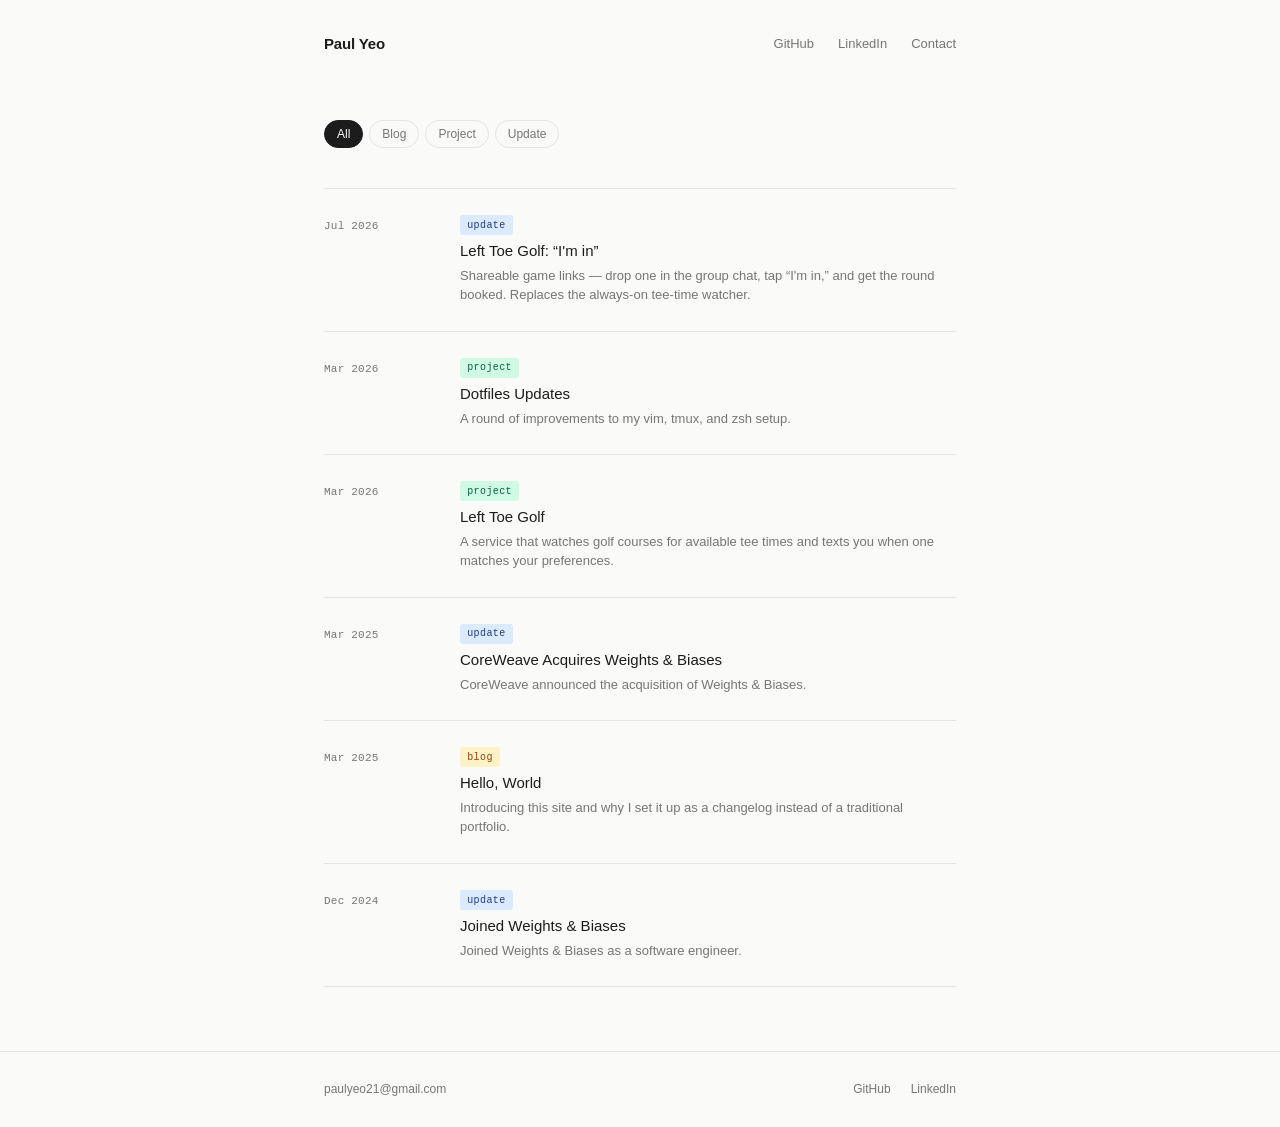
<file: index.html>
<!DOCTYPE html>
<html lang="en">
<head>
  <meta charset="UTF-8">
  <meta name="viewport" content="width=device-width, initial-scale=1.0">
  <meta name="description" content="Paul Yeo — projects, writing, and updates.">
  <title>Paul Yeo</title>
  <link rel="stylesheet" href="css/style.css">
</head>
<body>

  <header>
    <div class="container">
      <a href="/" class="wordmark">Paul Yeo</a>
      <nav>
        <!-- Update these links with your actual profiles -->
        <a href="https://github.com/paulyeo21" target="_blank" rel="noopener">GitHub</a>
        <a href="https://linkedin.com/in/paulyeo" target="_blank" rel="noopener">LinkedIn</a>
        <a href="mailto:paulyeo21@gmail.com">Contact</a>
      </nav>
    </div>
  </header>

  <main>
    <div class="container">

      <div class="filters">
        <button data-filter="all" class="active">All</button>
        <button data-filter="blog">Blog</button>
        <button data-filter="project">Project</button>
        <button data-filter="update">Update</button>
      </div>

      <ol class="feed">

        <!-- ── Add new entries at the top ── -->

        <li class="feed-item" data-tag="update">
          <span class="entry-date">Jul 2026</span>
          <div class="entry-content">
            <span class="tag tag-update">update</span>
            <a href="entries/left-toe-golf-im-in.html" class="entry-title">Left Toe Golf: “I'm in”</a>
            <p class="entry-excerpt">Shareable game links — drop one in the group chat, tap “I'm in,” and get the round booked. Replaces the always-on tee-time watcher.</p>
          </div>
        </li>

        <li class="feed-item" data-tag="project">
          <span class="entry-date">Mar 2026</span>
          <div class="entry-content">
            <span class="tag tag-project">project</span>
            <a href="entries/dotfiles-updates.html" class="entry-title">Dotfiles Updates</a>
            <p class="entry-excerpt">A round of improvements to my vim, tmux, and zsh setup.</p>
          </div>
        </li>

        <li class="feed-item" data-tag="project">
          <span class="entry-date">Mar 2026</span>
          <div class="entry-content">
            <span class="tag tag-project">project</span>
            <a href="entries/left-toe-golf.html" class="entry-title">Left Toe Golf</a>
            <p class="entry-excerpt">A service that watches golf courses for available tee times and texts you when one matches your preferences.</p>
          </div>
        </li>

        <li class="feed-item" data-tag="update">
          <span class="entry-date">Mar 2025</span>
          <div class="entry-content">
            <span class="tag tag-update">update</span>
            <a href="entries/coreweave-acquires-weights-biases.html" class="entry-title">CoreWeave Acquires Weights & Biases</a>
            <p class="entry-excerpt">CoreWeave announced the acquisition of Weights & Biases.</p>
          </div>
        </li>

        <li class="feed-item" data-tag="blog">
          <span class="entry-date">Mar 2025</span>
          <div class="entry-content">
            <span class="tag tag-blog">blog</span>
            <a href="entries/hello-world.html" class="entry-title">Hello, World</a>
            <p class="entry-excerpt">Introducing this site and why I set it up as a changelog instead of a traditional portfolio.</p>
          </div>
        </li>

        <li class="feed-item" data-tag="update">
          <span class="entry-date">Dec 2024</span>
          <div class="entry-content">
            <span class="tag tag-update">update</span>
            <a href="entries/joined-weights-biases.html" class="entry-title">Joined Weights & Biases</a>
            <p class="entry-excerpt">Joined Weights & Biases as a software engineer.</p>
          </div>
        </li>

      </ol>

    </div>
  </main>

  <footer>
    <div class="container">
      <a href="mailto:paulyeo21@gmail.com">paulyeo21@gmail.com</a>
      <div class="footer-links">
        <a href="https://github.com/paulyeo21" target="_blank" rel="noopener">GitHub</a>
        <a href="https://linkedin.com/in/paulyeo" target="_blank" rel="noopener">LinkedIn</a>
      </div>
    </div>
  </footer>

  <script src="js/main.js"></script>
</body>
</html>
</file>
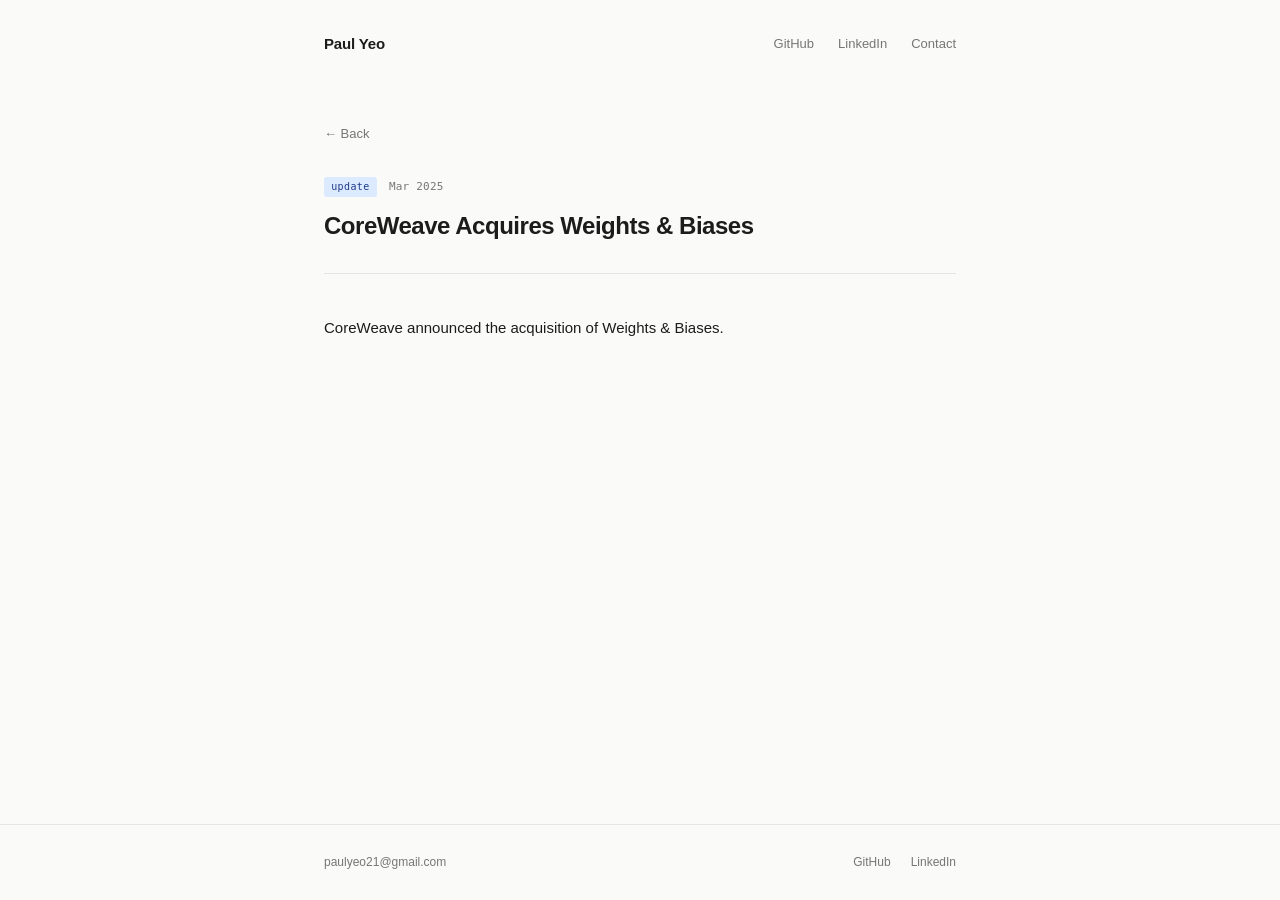
<file: entries/coreweave-acquires-weights-biases.html>
<!DOCTYPE html>
<html lang="en">
<head>
  <meta charset="UTF-8">
  <meta name="viewport" content="width=device-width, initial-scale=1.0">
  <meta name="description" content="CoreWeave Acquires Weights & Biases">
  <title>CoreWeave Acquires Weights & Biases — Paul Yeo</title>
  <link rel="stylesheet" href="../css/style.css">
</head>
<body>

  <header>
    <div class="container">
      <a href="../index.html" class="wordmark">Paul Yeo</a>
      <nav>
        <a href="https://github.com/paulyeo21" target="_blank" rel="noopener">GitHub</a>
        <a href="https://linkedin.com/in/paulyeo" target="_blank" rel="noopener">LinkedIn</a>
        <a href="mailto:paulyeo21@gmail.com">Contact</a>
      </nav>
    </div>
  </header>

  <main>
    <div class="container">

      <a href="../index.html" class="back-link">← Back</a>

      <div class="entry-header">
        <div class="entry-meta">
          <span class="tag tag-update">update</span>
          <span class="entry-date">Mar 2025</span>
        </div>
        <h1 class="entry-page-title">CoreWeave Acquires Weights & Biases</h1>
      </div>

      <div class="prose">
        <p>CoreWeave announced the acquisition of Weights & Biases.</p>
      </div>

    </div>
  </main>

  <footer>
    <div class="container">
      <a href="mailto:paulyeo21@gmail.com">paulyeo21@gmail.com</a>
      <div class="footer-links">
        <a href="https://github.com/paulyeo21" target="_blank" rel="noopener">GitHub</a>
        <a href="https://linkedin.com/in/paulyeo" target="_blank" rel="noopener">LinkedIn</a>
      </div>
    </div>
  </footer>

</body>
</html>
</file>
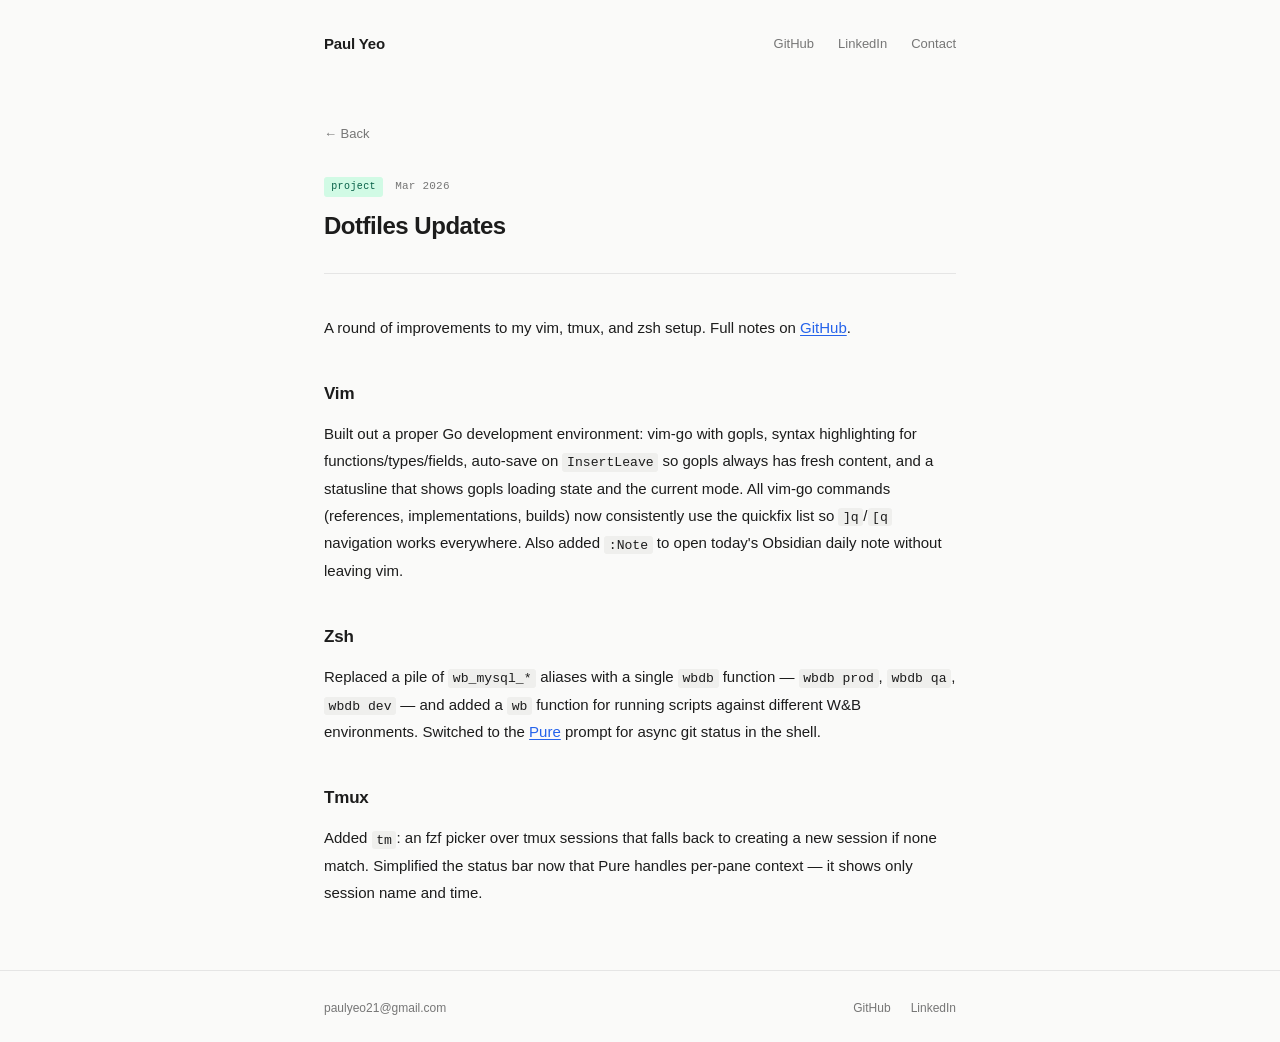
<file: entries/dotfiles-updates.html>
<!DOCTYPE html>
<html lang="en">
<head>
  <meta charset="UTF-8">
  <meta name="viewport" content="width=device-width, initial-scale=1.0">
  <meta name="description" content="Dotfiles Updates">
  <title>Dotfiles Updates — Paul Yeo</title>
  <link rel="stylesheet" href="../css/style.css">
</head>
<body>

  <header>
    <div class="container">
      <a href="../index.html" class="wordmark">Paul Yeo</a>
      <nav>
        <a href="https://github.com/paulyeo21" target="_blank" rel="noopener">GitHub</a>
        <a href="https://linkedin.com/in/paulyeo" target="_blank" rel="noopener">LinkedIn</a>
        <a href="mailto:paulyeo21@gmail.com">Contact</a>
      </nav>
    </div>
  </header>

  <main>
    <div class="container">

      <a href="../index.html" class="back-link">← Back</a>

      <div class="entry-header">
        <div class="entry-meta">
          <span class="tag tag-project">project</span>
          <span class="entry-date">Mar 2026</span>
        </div>
        <h1 class="entry-page-title">Dotfiles Updates</h1>
      </div>

      <div class="prose">
        <p>
          A round of improvements to my vim, tmux, and zsh setup.
          Full notes on <a href="https://github.com/paulyeo21/dotfiles" target="_blank" rel="noopener">GitHub</a>.
        </p>

        <h2>Vim</h2>
        <p>
          Built out a proper Go development environment: vim-go with gopls,
          syntax highlighting for functions/types/fields, auto-save on
          <code>InsertLeave</code> so gopls always has fresh content, and a
          statusline that shows gopls loading state and the current mode.
          All vim-go commands (references, implementations, builds) now
          consistently use the quickfix list so <code>]q</code>/<code>[q</code>
          navigation works everywhere. Also added <code>:Note</code> to open
          today's Obsidian daily note without leaving vim.
        </p>

        <h2>Zsh</h2>
        <p>
          Replaced a pile of <code>wb_mysql_*</code> aliases with a single
          <code>wbdb</code> function — <code>wbdb prod</code>, <code>wbdb qa</code>,
          <code>wbdb dev</code> — and added a <code>wb</code> function for running
          scripts against different W&B environments. Switched to the
          <a href="https://github.com/sindresorhus/pure" target="_blank" rel="noopener">Pure</a>
          prompt for async git status in the shell.
        </p>

        <h2>Tmux</h2>
        <p>
          Added <code>tm</code>: an fzf picker over tmux sessions that falls back
          to creating a new session if none match. Simplified the status bar now
          that Pure handles per-pane context — it shows only session name and time.
        </p>
      </div>

    </div>
  </main>

  <footer>
    <div class="container">
      <a href="mailto:paulyeo21@gmail.com">paulyeo21@gmail.com</a>
      <div class="footer-links">
        <a href="https://github.com/paulyeo21" target="_blank" rel="noopener">GitHub</a>
        <a href="https://linkedin.com/in/paulyeo" target="_blank" rel="noopener">LinkedIn</a>
      </div>
    </div>
  </footer>

</body>
</html>
</file>
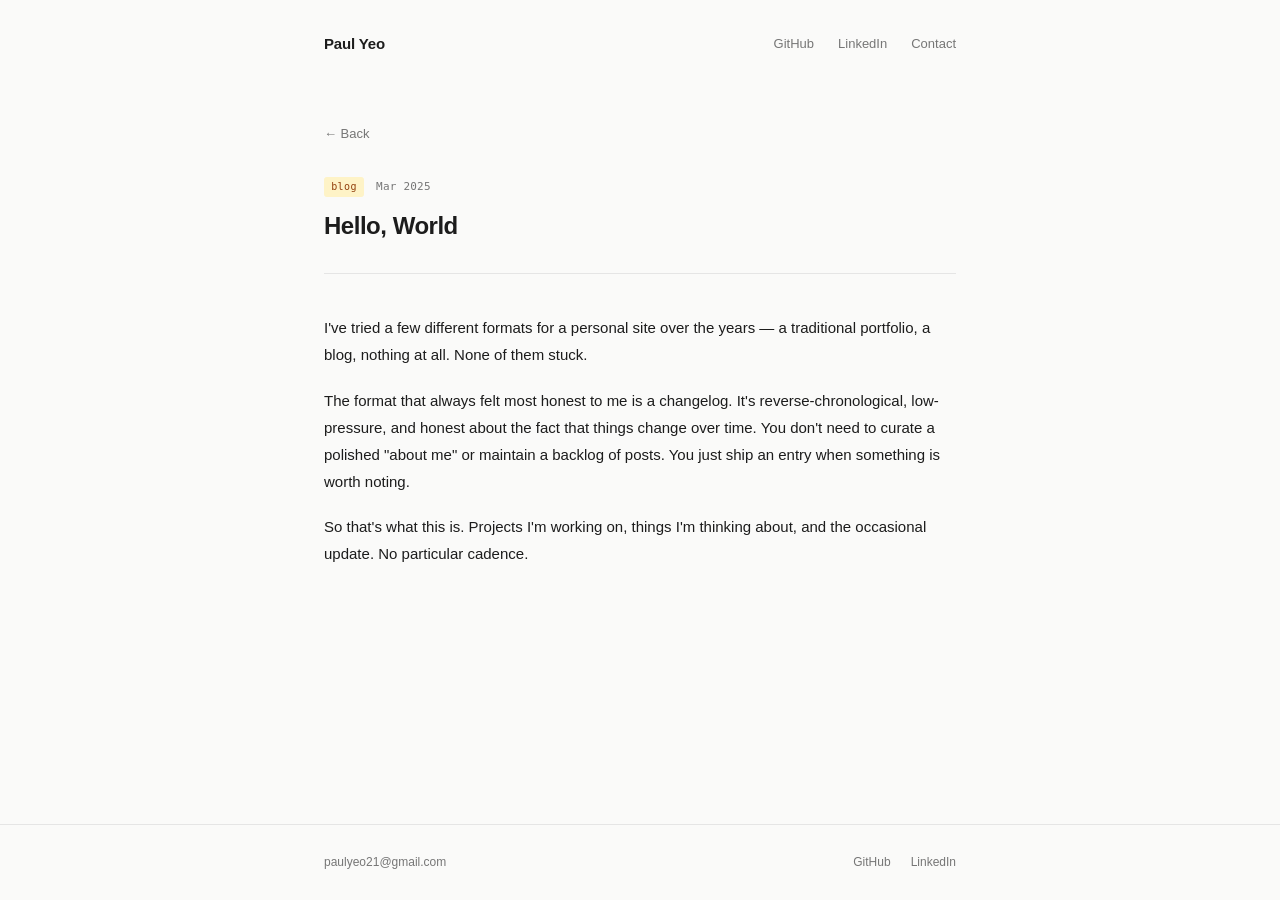
<file: entries/hello-world.html>
<!DOCTYPE html>
<html lang="en">
<head>
  <meta charset="UTF-8">
  <meta name="viewport" content="width=device-width, initial-scale=1.0">
  <meta name="description" content="Introducing this site and why I set it up as a changelog.">
  <title>Hello, World — Paul Yeo</title>
  <link rel="stylesheet" href="../css/style.css">
</head>
<body>

  <header>
    <div class="container">
      <a href="../index.html" class="wordmark">Paul Yeo</a>
      <nav>
        <a href="https://github.com/paulyeo21" target="_blank" rel="noopener">GitHub</a>
        <a href="https://linkedin.com/in/paulyeo" target="_blank" rel="noopener">LinkedIn</a>
        <a href="mailto:paulyeo21@gmail.com">Contact</a>
      </nav>
    </div>
  </header>

  <main>
    <div class="container">

      <a href="../index.html" class="back-link">← Back</a>

      <div class="entry-header">
        <div class="entry-meta">
          <span class="tag tag-blog">blog</span>
          <span class="entry-date">Mar 2025</span>
        </div>
        <h1 class="entry-page-title">Hello, World</h1>
      </div>

      <div class="prose">
        <p>
          I've tried a few different formats for a personal site over the years —
          a traditional portfolio, a blog, nothing at all. None of them stuck.
        </p>
        <p>
          The format that always felt most honest to me is a changelog. It's
          reverse-chronological, low-pressure, and honest about the fact that
          things change over time. You don't need to curate a polished "about me"
          or maintain a backlog of posts. You just ship an entry when something
          is worth noting.
        </p>
        <p>
          So that's what this is. Projects I'm working on, things I'm thinking
          about, and the occasional update. No particular cadence.
        </p>
      </div>

    </div>
  </main>

  <footer>
    <div class="container">
      <a href="mailto:paulyeo21@gmail.com">paulyeo21@gmail.com</a>
      <div class="footer-links">
        <a href="https://github.com/paulyeo21" target="_blank" rel="noopener">GitHub</a>
        <a href="https://linkedin.com/in/paulyeo" target="_blank" rel="noopener">LinkedIn</a>
      </div>
    </div>
  </footer>

</body>
</html>
</file>
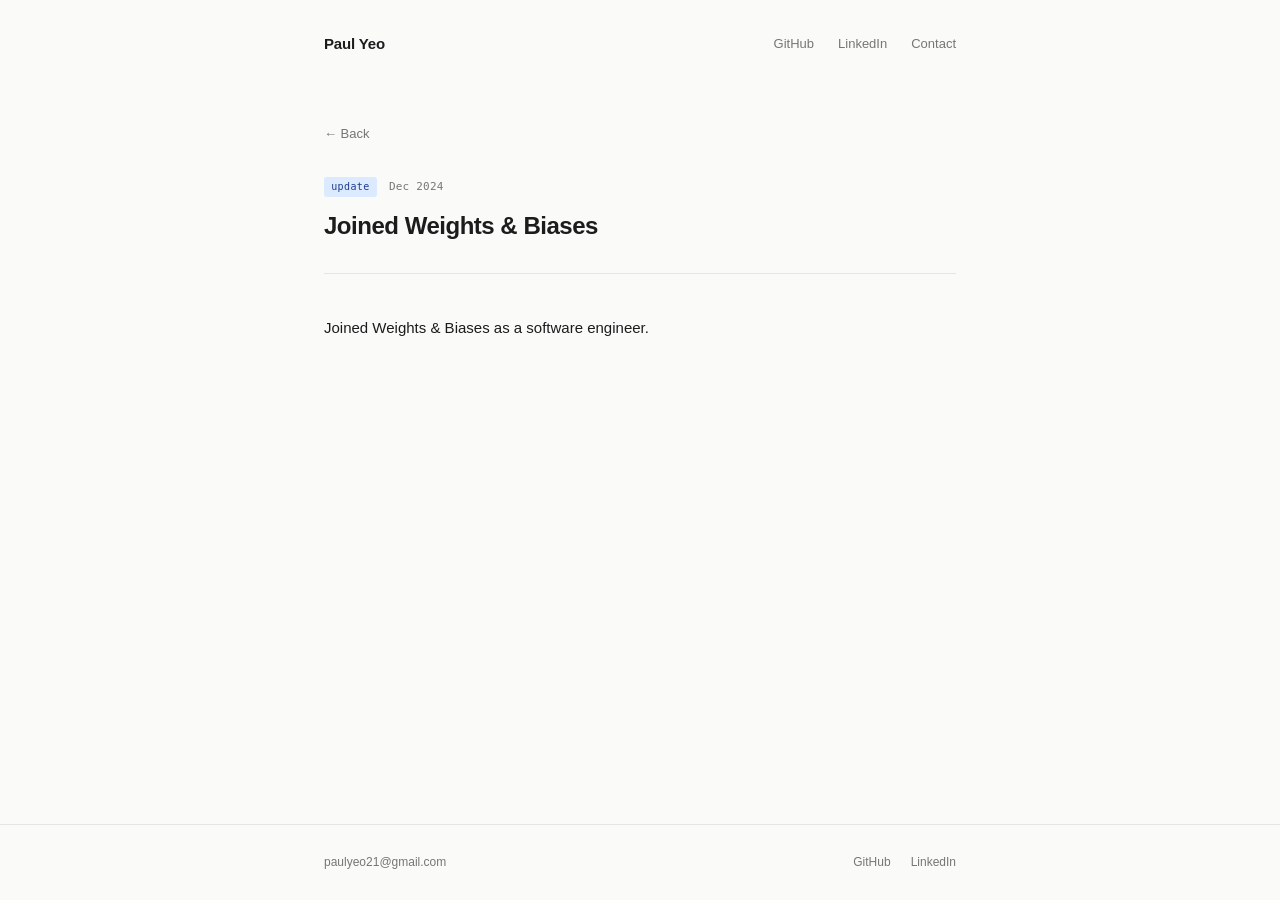
<file: entries/joined-weights-biases.html>
<!DOCTYPE html>
<html lang="en">
<head>
  <meta charset="UTF-8">
  <meta name="viewport" content="width=device-width, initial-scale=1.0">
  <meta name="description" content="Joined Weights & Biases">
  <title>Joined Weights & Biases — Paul Yeo</title>
  <link rel="stylesheet" href="../css/style.css">
</head>
<body>

  <header>
    <div class="container">
      <a href="../index.html" class="wordmark">Paul Yeo</a>
      <nav>
        <a href="https://github.com/paulyeo21" target="_blank" rel="noopener">GitHub</a>
        <a href="https://linkedin.com/in/paulyeo" target="_blank" rel="noopener">LinkedIn</a>
        <a href="mailto:paulyeo21@gmail.com">Contact</a>
      </nav>
    </div>
  </header>

  <main>
    <div class="container">

      <a href="../index.html" class="back-link">← Back</a>

      <div class="entry-header">
        <div class="entry-meta">
          <span class="tag tag-update">update</span>
          <span class="entry-date">Dec 2024</span>
        </div>
        <h1 class="entry-page-title">Joined Weights & Biases</h1>
      </div>

      <div class="prose">
        <p>Joined Weights & Biases as a software engineer.</p>
      </div>

    </div>
  </main>

  <footer>
    <div class="container">
      <a href="mailto:paulyeo21@gmail.com">paulyeo21@gmail.com</a>
      <div class="footer-links">
        <a href="https://github.com/paulyeo21" target="_blank" rel="noopener">GitHub</a>
        <a href="https://linkedin.com/in/paulyeo" target="_blank" rel="noopener">LinkedIn</a>
      </div>
    </div>
  </footer>

</body>
</html>
</file>
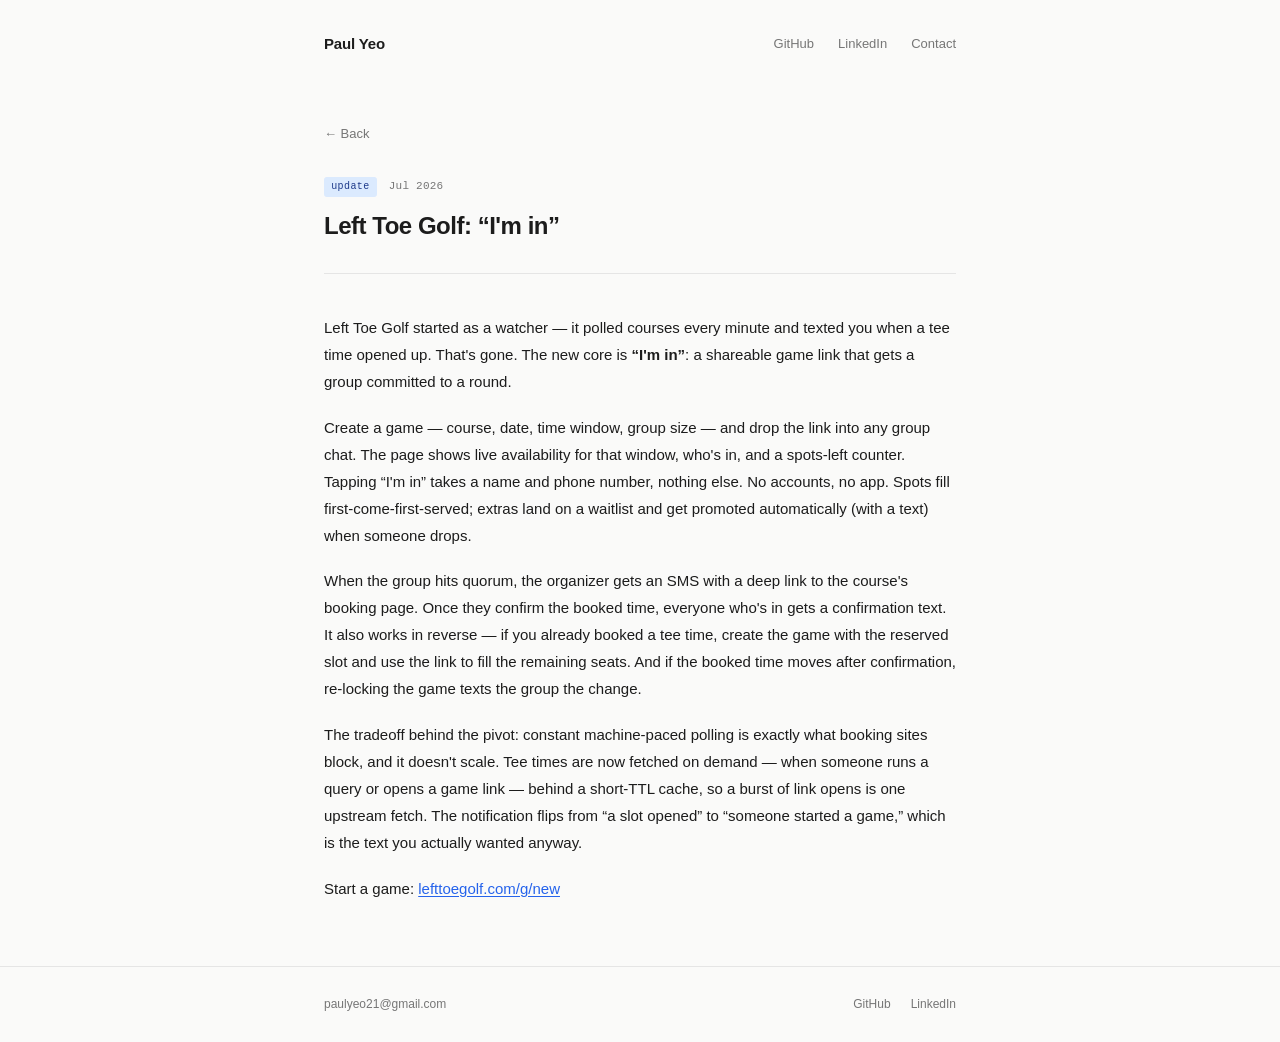
<file: entries/left-toe-golf-im-in.html>
<!DOCTYPE html>
<html lang="en">
<head>
  <meta charset="UTF-8">
  <meta name="viewport" content="width=device-width, initial-scale=1.0">
  <meta name="description" content="Left Toe Golf: “I'm in” — shareable game links">
  <title>Left Toe Golf: “I'm in” — Paul Yeo</title>
  <link rel="stylesheet" href="../css/style.css">
</head>
<body>

  <header>
    <div class="container">
      <a href="../index.html" class="wordmark">Paul Yeo</a>
      <nav>
        <a href="https://github.com/paulyeo21" target="_blank" rel="noopener">GitHub</a>
        <a href="https://linkedin.com/in/paulyeo" target="_blank" rel="noopener">LinkedIn</a>
        <a href="mailto:paulyeo21@gmail.com">Contact</a>
      </nav>
    </div>
  </header>

  <main>
    <div class="container">

      <a href="../index.html" class="back-link">← Back</a>

      <div class="entry-header">
        <div class="entry-meta">
          <span class="tag tag-update">update</span>
          <span class="entry-date">Jul 2026</span>
        </div>
        <h1 class="entry-page-title">Left Toe Golf: “I'm in”</h1>
      </div>

      <div class="prose">
        <p>
          Left Toe Golf started as a watcher — it polled courses every minute and
          texted you when a tee time opened up. That's gone. The new core is
          <strong>“I'm in”</strong>: a shareable game link that gets a group
          committed to a round.
        </p>
        <p>
          Create a game — course, date, time window, group size — and drop the
          link into any group chat. The page shows live availability for that
          window, who's in, and a spots-left counter. Tapping “I'm in” takes a
          name and phone number, nothing else. No accounts, no app. Spots fill
          first-come-first-served; extras land on a waitlist and get promoted
          automatically (with a text) when someone drops.
        </p>
        <p>
          When the group hits quorum, the organizer gets an SMS with a deep link
          to the course's booking page. Once they confirm the booked time,
          everyone who's in gets a confirmation text. It also works in reverse —
          if you already booked a tee time, create the game with the reserved
          slot and use the link to fill the remaining seats. And if the booked
          time moves after confirmation, re-locking the game texts the group the
          change.
        </p>
        <p>
          The tradeoff behind the pivot: constant machine-paced polling is
          exactly what booking sites block, and it doesn't scale. Tee times are
          now fetched on demand — when someone runs a query or opens a game link
          — behind a short-TTL cache, so a burst of link opens is one upstream
          fetch. The notification flips from “a slot opened” to “someone started
          a game,” which is the text you actually wanted anyway.
        </p>
        <p>
          Start a game: <a href="https://lefttoegolf.com/g/new" target="_blank" rel="noopener">lefttoegolf.com/g/new</a>
        </p>
      </div>

    </div>
  </main>

  <footer>
    <div class="container">
      <a href="mailto:paulyeo21@gmail.com">paulyeo21@gmail.com</a>
      <div class="footer-links">
        <a href="https://github.com/paulyeo21" target="_blank" rel="noopener">GitHub</a>
        <a href="https://linkedin.com/in/paulyeo" target="_blank" rel="noopener">LinkedIn</a>
      </div>
    </div>
  </footer>

</body>
</html>
</file>
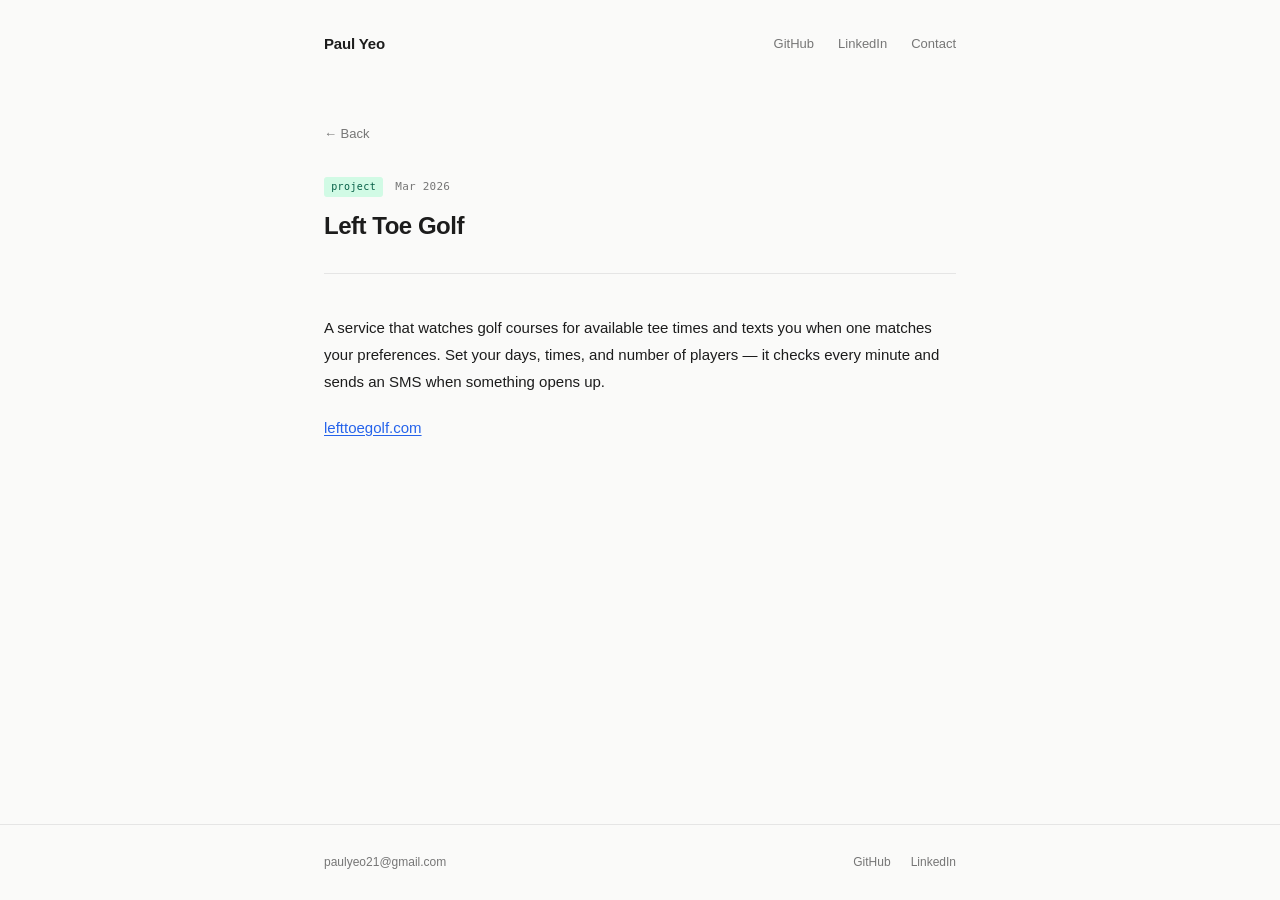
<file: entries/left-toe-golf.html>
<!DOCTYPE html>
<html lang="en">
<head>
  <meta charset="UTF-8">
  <meta name="viewport" content="width=device-width, initial-scale=1.0">
  <meta name="description" content="Left Toe Golf">
  <title>Left Toe Golf — Paul Yeo</title>
  <link rel="stylesheet" href="../css/style.css">
</head>
<body>

  <header>
    <div class="container">
      <a href="../index.html" class="wordmark">Paul Yeo</a>
      <nav>
        <a href="https://github.com/paulyeo21" target="_blank" rel="noopener">GitHub</a>
        <a href="https://linkedin.com/in/paulyeo" target="_blank" rel="noopener">LinkedIn</a>
        <a href="mailto:paulyeo21@gmail.com">Contact</a>
      </nav>
    </div>
  </header>

  <main>
    <div class="container">

      <a href="../index.html" class="back-link">← Back</a>

      <div class="entry-header">
        <div class="entry-meta">
          <span class="tag tag-project">project</span>
          <span class="entry-date">Mar 2026</span>
        </div>
        <h1 class="entry-page-title">Left Toe Golf</h1>
      </div>

      <div class="prose">
        <p>
          A service that watches golf courses for available tee times and texts
          you when one matches your preferences. Set your days, times, and number
          of players — it checks every minute and sends an SMS when something opens up.
        </p>
        <p>
          <a href="https://lefttoegolf.com" target="_blank" rel="noopener">lefttoegolf.com</a>
        </p>
      </div>

    </div>
  </main>

  <footer>
    <div class="container">
      <a href="mailto:paulyeo21@gmail.com">paulyeo21@gmail.com</a>
      <div class="footer-links">
        <a href="https://github.com/paulyeo21" target="_blank" rel="noopener">GitHub</a>
        <a href="https://linkedin.com/in/paulyeo" target="_blank" rel="noopener">LinkedIn</a>
      </div>
    </div>
  </footer>

</body>
</html>
</file>
<file: css/style.css>
*, *::before, *::after {
  box-sizing: border-box;
  margin: 0;
  padding: 0;
}

[hidden] { display: none !important; }

:root {
  --bg: #fafaf9;
  --fg: #1c1c1c;
  --fg-muted: #767676;
  --border: #e5e5e5;
  --accent: #2563eb;
  --max-w: 680px;
  --font-sans: -apple-system, BlinkMacSystemFont, 'Segoe UI', Helvetica, Arial, sans-serif;
  --font-mono: 'SF Mono', 'Fira Mono', 'Consolas', monospace;
}

html {
  font-size: 16px;
  -webkit-font-smoothing: antialiased;
}

body {
  background: var(--bg);
  color: var(--fg);
  font-family: var(--font-sans);
  line-height: 1.6;
  min-height: 100vh;
  display: flex;
  flex-direction: column;
}

a {
  color: inherit;
  text-decoration: none;
}

/* ── Layout ─────────────────────────────────────── */

.container {
  max-width: var(--max-w);
  margin: 0 auto;
  padding: 0 1.5rem;
  width: 100%;
}

/* ── Header ─────────────────────────────────────── */

header {
  padding: 2rem 0;
}

header .container {
  display: flex;
  justify-content: space-between;
  align-items: center;
}

.wordmark {
  font-weight: 600;
  font-size: 0.9375rem;
  letter-spacing: -0.01em;
  transition: opacity 0.15s;
}

.wordmark:hover {
  opacity: 0.6;
}

nav {
  display: flex;
  gap: 1.5rem;
  align-items: center;
}

nav a {
  font-size: 0.8125rem;
  color: var(--fg-muted);
  transition: color 0.15s;
}

nav a:hover {
  color: var(--fg);
}

/* ── Main ───────────────────────────────────────── */

main {
  flex: 1;
  padding: 2rem 0 4rem;
}

/* ── Filters ────────────────────────────────────── */

.filters {
  display: flex;
  gap: 0.375rem;
  margin-bottom: 2.5rem;
  flex-wrap: wrap;
}

.filters button {
  background: none;
  border: 1px solid var(--border);
  border-radius: 100px;
  cursor: pointer;
  font-family: var(--font-sans);
  font-size: 0.75rem;
  padding: 0.25rem 0.75rem;
  color: var(--fg-muted);
  transition: all 0.15s;
  line-height: 1.5;
}

.filters button:hover,
.filters button.active {
  background: var(--fg);
  border-color: var(--fg);
  color: var(--bg);
}

/* ── Feed ───────────────────────────────────────── */

.feed {
  list-style: none;
}

.feed-item {
  display: grid;
  grid-template-columns: 6.5rem 1fr;
  gap: 0 2rem;
  padding: 1.625rem 0;
  border-bottom: 1px solid var(--border);
}

.feed-item:first-child {
  border-top: 1px solid var(--border);
}

.entry-date {
  font-family: var(--font-mono);
  font-size: 0.6875rem;
  color: var(--fg-muted);
  padding-top: 0.2rem;
  letter-spacing: 0.02em;
}

.entry-content {
  display: flex;
  flex-direction: column;
  gap: 0.3rem;
}

/* ── Tags ───────────────────────────────────────── */

.tag {
  display: inline-block;
  font-family: var(--font-mono);
  font-size: 0.625rem;
  padding: 0.1rem 0.45rem;
  border-radius: 3px;
  width: fit-content;
  letter-spacing: 0.04em;
  text-transform: lowercase;
  line-height: 1.7;
}

.tag-blog    { background: #fef3c7; color: #92400e; }
.tag-project { background: #d1fae5; color: #065f46; }
.tag-update  { background: #dbeafe; color: #1e3a8a; }

/* ── Entry title & excerpt ──────────────────────── */

.entry-title {
  font-size: 0.9375rem;
  font-weight: 500;
  line-height: 1.4;
  color: var(--fg);
  transition: opacity 0.15s;
}

.entry-title:hover {
  opacity: 0.55;
}

.entry-excerpt {
  font-size: 0.8125rem;
  color: var(--fg-muted);
  line-height: 1.5;
}

/* ── Footer ─────────────────────────────────────── */

footer {
  padding: 1.75rem 0;
  border-top: 1px solid var(--border);
}

footer .container {
  display: flex;
  justify-content: space-between;
  align-items: center;
}

footer a {
  font-size: 0.75rem;
  color: var(--fg-muted);
  transition: color 0.15s;
}

footer a:hover {
  color: var(--fg);
}

.footer-links {
  display: flex;
  gap: 1.25rem;
}

/* ── Entry page ─────────────────────────────────── */

.back-link {
  display: inline-flex;
  align-items: center;
  gap: 0.3rem;
  font-size: 0.8125rem;
  color: var(--fg-muted);
  margin-bottom: 2rem;
  transition: color 0.15s;
}

.back-link:hover {
  color: var(--fg);
}

.entry-header {
  margin-bottom: 2.5rem;
  padding-bottom: 2rem;
  border-bottom: 1px solid var(--border);
}

.entry-meta {
  display: flex;
  align-items: center;
  gap: 0.75rem;
  margin-bottom: 0.875rem;
}

.entry-meta .entry-date {
  padding-top: 0;
}

.entry-page-title {
  font-size: 1.5rem;
  font-weight: 600;
  line-height: 1.25;
  letter-spacing: -0.02em;
}

/* ── Prose ──────────────────────────────────────── */

.prose {
  font-size: 0.9375rem;
  line-height: 1.8;
  color: var(--fg);
}

.prose p + p {
  margin-top: 1.25em;
}

.prose h2 {
  font-size: 1.0625rem;
  font-weight: 600;
  margin-top: 2.25em;
  margin-bottom: 0.6em;
  letter-spacing: -0.01em;
}

.prose h3 {
  font-size: 0.9375rem;
  font-weight: 600;
  margin-top: 1.75em;
  margin-bottom: 0.5em;
}

.prose a {
  color: var(--accent);
  text-decoration: underline;
  text-underline-offset: 2px;
}

.prose a:hover {
  opacity: 0.75;
}

.prose ul,
.prose ol {
  padding-left: 1.5em;
  margin: 0.75em 0;
}

.prose li + li {
  margin-top: 0.3em;
}

.prose code {
  font-family: var(--font-mono);
  font-size: 0.875em;
  background: #efefed;
  padding: 0.125em 0.35em;
  border-radius: 3px;
}

.prose pre {
  background: #efefed;
  border-radius: 6px;
  padding: 1.25rem;
  overflow-x: auto;
  margin: 1.5em 0;
}

.prose pre code {
  background: none;
  padding: 0;
  font-size: 0.8125rem;
}

.prose blockquote {
  border-left: 3px solid var(--border);
  padding-left: 1.25em;
  margin: 1.5em 0;
  color: var(--fg-muted);
}

/* ── Responsive ─────────────────────────────────── */

@media (max-width: 600px) {
  .feed-item {
    grid-template-columns: 1fr;
    gap: 0.5rem;
    padding: 1.375rem 0;
  }

  .entry-date {
    font-size: 0.625rem;
  }

  .entry-page-title {
    font-size: 1.25rem;
  }

  footer .container {
    flex-direction: column;
    gap: 0.875rem;
    align-items: flex-start;
  }
}
</file>
